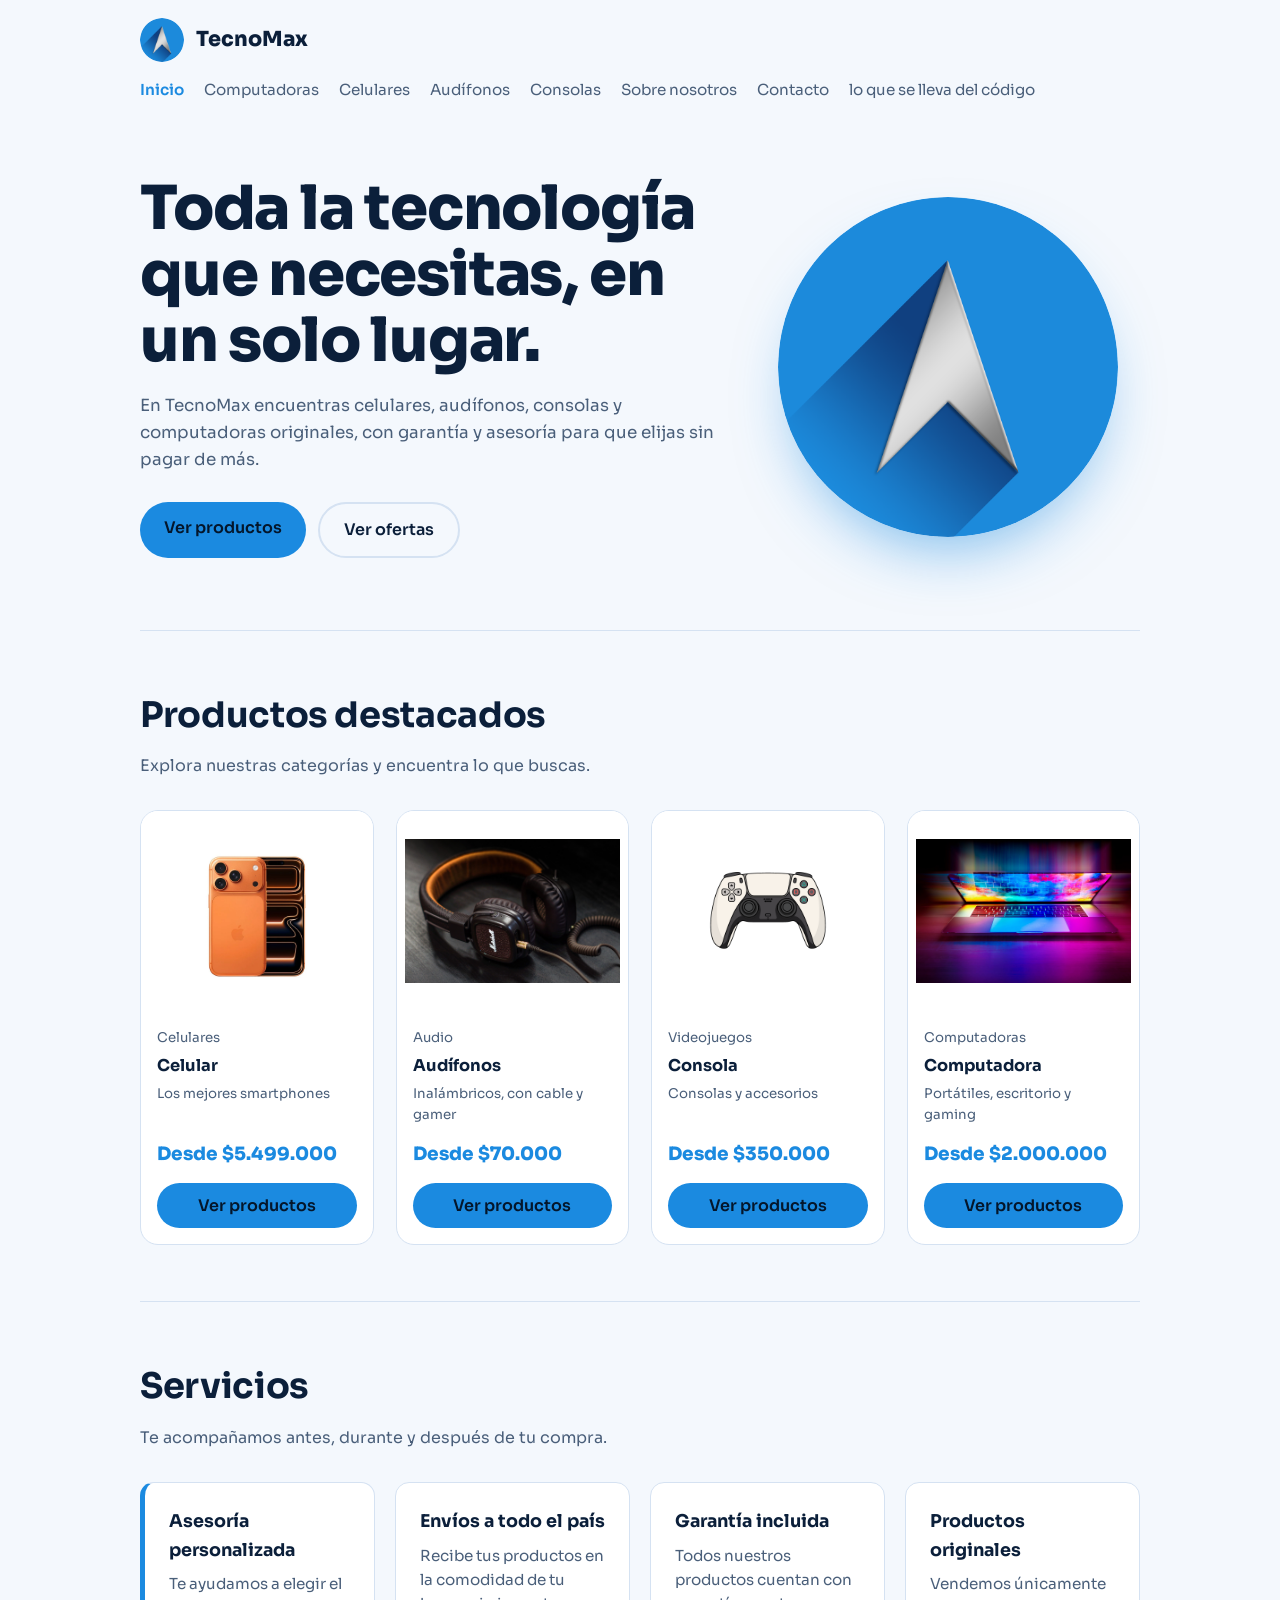
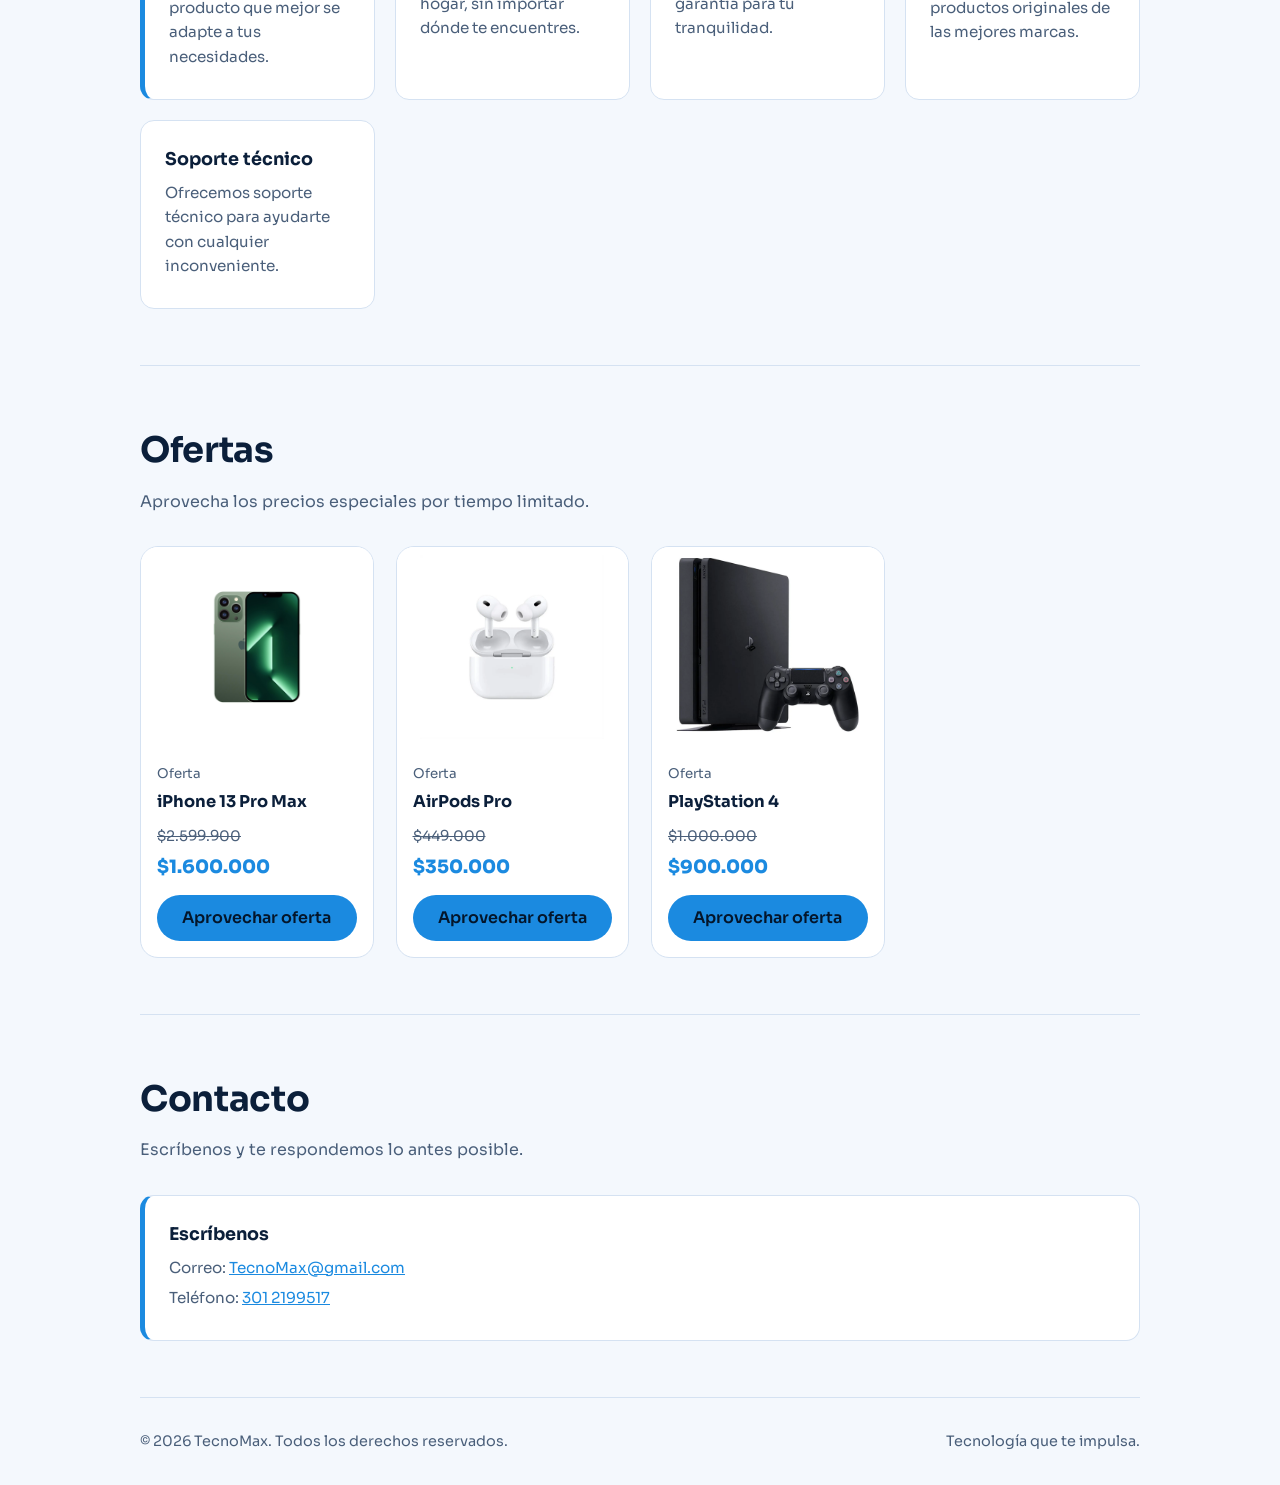
<file: index.html>
<!DOCTYPE html>
<html lang="es"><head><meta charset="utf-8">
<meta name="viewport" content="width=device-width, initial-scale=1, viewport-fit=cover">
<title>TecnoMax | Inicio</title>
<link rel="icon" href="img/LogoTecnoMax.png">
<link rel="preconnect" href="https://fonts.googleapis.com"><link rel="preconnect" href="https://fonts.gstatic.com" crossorigin>
<link href="https://fonts.googleapis.com/css2?family=Sora:wght@400;600;800&display=swap" rel="stylesheet">
<link rel="stylesheet" href="css/tecnomax.css">
</head>
<body>
<div class="wrap">
<header>
<a class="brand" href="index.html">
<img src="img/LogoTecnoMax.png" alt="Logo de TecnoMax">TecnoMax</a>
<nav aria-label="Principal">
<a href="index.html" aria-current="page">Inicio</a>
<a href="Computadoras.html">Computadoras</a>
<a href="Celulares.html">Celulares</a>
<a href="audifonos.html">Audífonos</a>
<a href="Consolas.html">Consolas</a>
<a href="sobrenosotros.html">Sobre nosotros</a>
<a href="#contacto">Contacto</a>
<a href="codigo.html">lo que se lleva del código</a>
</nav>
</header>
<main>
<div class="hero">
<div>
<h1>Toda la tecnología que necesitas, en un solo lugar.</h1>
<p>En TecnoMax encuentras celulares, audífonos, consolas y computadoras originales, con garantía y asesoría para que elijas sin pagar de más.</p>
<div class="btns"><a class="btn" href="#catalogo">Ver productos</a><a class="btn alt" href="#ofertas">Ver ofertas</a></div>
</div>
<div class="emblem"><img src="img/LogoTecnoMax.png" alt="Emblema de TecnoMax: flecha plateada sobre círculo azul"></div>
</div>

<section id="catalogo">
<h2>Productos destacados</h2>
<p class="lead">Explora nuestras categorías y encuentra lo que buscas.</p>
<div class="products" id="products"></div>
</section>

<section id="servicios">
<h2>Servicios</h2>
<p class="lead">Te acompañamos antes, durante y después de tu compra.</p>
<div class="grid">
<article class="card"><h3>Asesoría personalizada</h3><p>Te ayudamos a elegir el producto que mejor se adapte a tus necesidades.</p></article>
<article class="card"><h3>Envíos a todo el país</h3><p>Recibe tus productos en la comodidad de tu hogar, sin importar dónde te encuentres.</p></article>
<article class="card"><h3>Garantía incluida</h3><p>Todos nuestros productos cuentan con garantía para tu tranquilidad.</p></article>
<article class="card"><h3>Productos originales</h3><p>Vendemos únicamente productos originales de las mejores marcas.</p></article>
<article class="card"><h3>Soporte técnico</h3><p>Ofrecemos soporte técnico para ayudarte con cualquier inconveniente.</p></article>
</div>
</section>

<section id="ofertas">
<h2>Ofertas</h2>
<p class="lead">Aprovecha los precios especiales por tiempo limitado.</p>
<div class="products" id="offers"></div>
</section>

<section id="contacto">
<h2>Contacto</h2>
<p class="lead">Escríbenos y te respondemos lo antes posible.</p>
<div class="grid">
<article class="card"><h3>Escríbenos</h3>
<p>Correo: <a href="mailto:TecnoMax@gmail.com">TecnoMax@gmail.com</a></p>
<p>Teléfono: <a href="tel:+573012199517">301 2199517</a></p></article>
</div>
</section>
</main>
<footer><span>© 2026 TecnoMax. Todos los derechos reservados.</span><span>Tecnología que te impulsa.</span></footer>
</div>

<script>
const cats=[
{n:"Celular",c:"Celulares",s:"Los mejores smartphones",p:5499000,img:"FotoCelulares.webp",href:"Celulares.html"},
{n:"Audífonos",c:"Audio",s:"Inalámbricos, con cable y gamer",p:70000,img:"FotoAudifonos.jpg",href:"audifonos.html"},
{n:"Consola",c:"Videojuegos",s:"Consolas y accesorios",p:350000,img:"FotoVideojuegos.png",href:"Consolas.html"},
{n:"Computadora",c:"Computadoras",s:"Portátiles, escritorio y gaming",p:2000000,img:"FotoComputadores.jpg",href:"Computadoras.html"},
];
const offers=[
{n:"iPhone 13 Pro Max",old:2599900,p:1600000,img:"iphone13.jpg"},
{n:"AirPods Pro",old:449000,p:350000,img:"audifonos.webp"},
{n:"PlayStation 4",old:1000000,p:900000,img:"play station 4.webp"},
];
const f=n=>'$'+n.toLocaleString('es-CO');
function showMissingImage(el){
  const d=document.createElement('div');d.className='miss';
  d.textContent='No se encontró: img/'+el.dataset.file;el.replaceWith(d);
}
const pic=i=>`<div class="pic"><img src="img/${encodeURIComponent(i.img)}" data-file="${i.img}" alt="${i.n}" onerror="showMissingImage(this)"></div>`;
document.getElementById('products').innerHTML=cats.map(i=>`
<article class="pcard">${pic(i)}
<div class="body"><small>${i.c}</small><h3>${i.n}</h3><small>${i.s}</small>
<div class="price">Desde ${f(i.p)}</div><a class="btn" href="${i.href}">Ver productos</a></div></article>`).join('');
document.getElementById('offers').innerHTML=offers.map(i=>`
<article class="pcard">${pic(i)}
<div class="body"><small>Oferta</small><h3>${i.n}</h3>
<div class="old">${f(i.old)}</div><div class="price">${f(i.p)}</div>
<a class="btn" href="#contacto">Aprovechar oferta</a></div></article>`).join('');
</script>
</body></html>
</file>
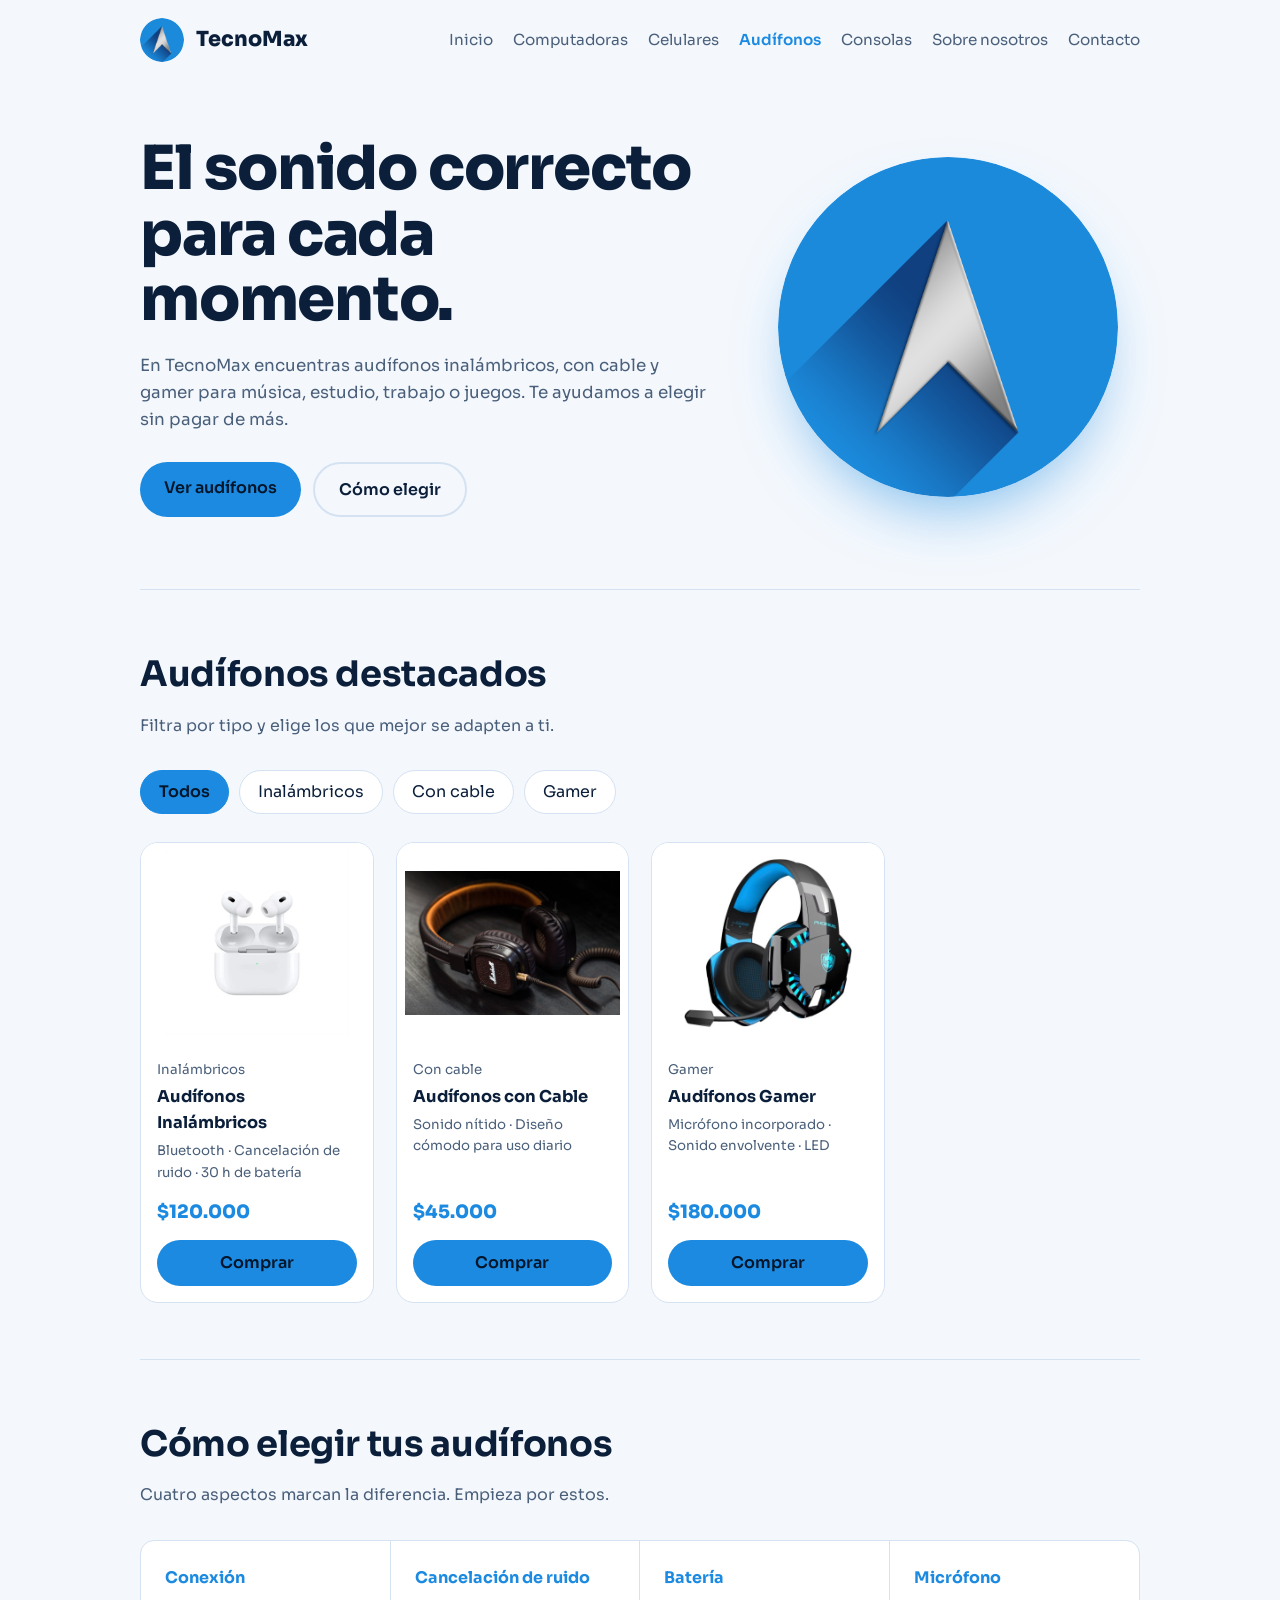
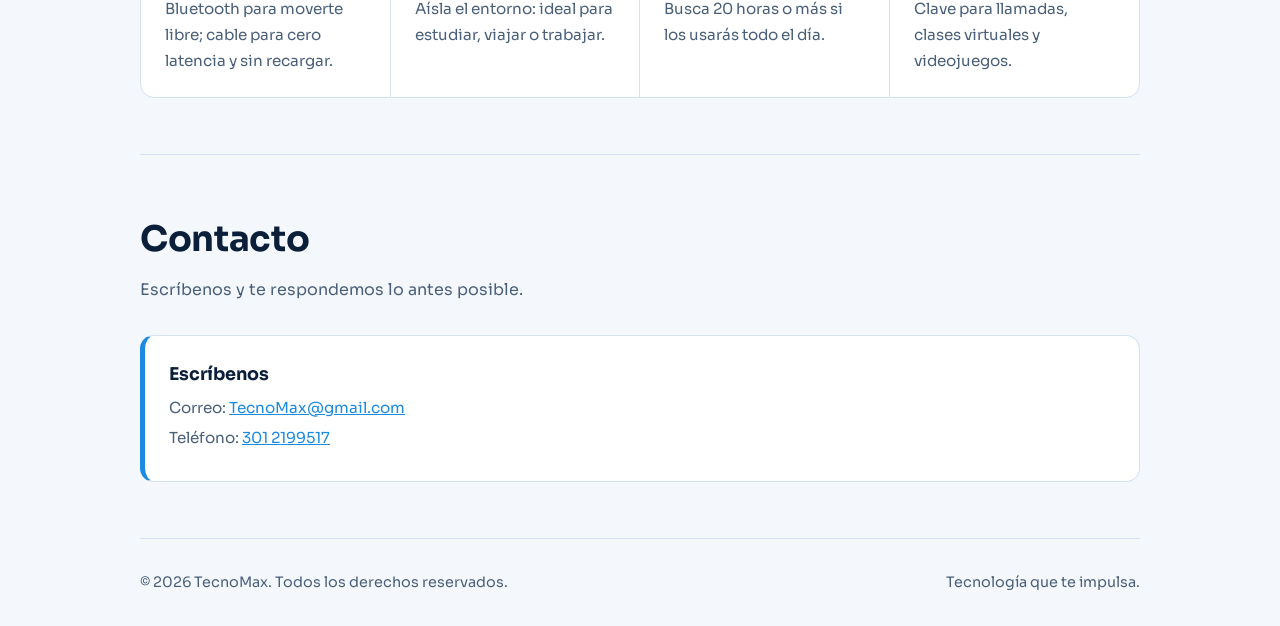
<file: audifonos.html>
<!DOCTYPE html>
<html lang="es"><head><meta charset="utf-8">
<meta name="viewport" content="width=device-width, initial-scale=1, viewport-fit=cover">
<title>TecnoMax | Audífonos</title>
<link rel="icon" href="img/LogoTecnoMax.png">
<link rel="preconnect" href="https://fonts.googleapis.com"><link rel="preconnect" href="https://fonts.gstatic.com" crossorigin>
<link href="https://fonts.googleapis.com/css2?family=Sora:wght@400;600;800&display=swap" rel="stylesheet">
<link rel="stylesheet" href="css/tecnomax.css">
</head>
<body>
<div class="wrap">
<header>
<a class="brand" href="index.html"><img src="img/LogoTecnoMax.png" alt="Logo de TecnoMax">TecnoMax</a>
<nav aria-label="Principal"><a href="index.html">Inicio</a><a href="Computadoras.html">Computadoras</a><a href="Celulares.html">Celulares</a><a href="audifonos.html" aria-current="page">Audífonos</a><a href="Consolas.html">Consolas</a><a href="sobrenosotros.html">Sobre nosotros</a><a href="#contacto">Contacto</a></nav>
</header>
<main>
<div class="hero">
<div>
<h1>El sonido correcto para cada momento.</h1>
<p>En TecnoMax encuentras audífonos inalámbricos, con cable y gamer para música, estudio, trabajo o juegos. Te ayudamos a elegir sin pagar de más.</p>
<div class="btns"><a class="btn" href="#catalogo">Ver audífonos</a><a class="btn alt" href="#guia">Cómo elegir</a></div>
</div>
<div class="emblem"><img src="img/LogoTecnoMax.png" alt="Emblema de TecnoMax: flecha plateada sobre círculo azul"></div>
</div>

<section id="catalogo">
<h2>Audífonos destacados</h2>
<p class="lead">Filtra por tipo y elige los que mejor se adapten a ti.</p>
<div class="filters" role="group" aria-label="Filtrar por categoría">
<button aria-pressed="true" data-c="todos">Todos</button>
<button aria-pressed="false" data-c="Inalámbricos">Inalámbricos</button>
<button aria-pressed="false" data-c="Con cable">Con cable</button>
<button aria-pressed="false" data-c="Gamer">Gamer</button>
</div>
<div class="products" id="products"></div>
</section>

<section id="guia">
<h2>Cómo elegir tus audífonos</h2>
<p class="lead">Cuatro aspectos marcan la diferencia. Empieza por estos.</p>
<div class="guide">
<div><b>Conexión</b><span>Bluetooth para moverte libre; cable para cero latencia y sin recargar.</span></div>
<div><b>Cancelación de ruido</b><span>Aísla el entorno: ideal para estudiar, viajar o trabajar.</span></div>
<div><b>Batería</b><span>Busca 20 horas o más si los usarás todo el día.</span></div>
<div><b>Micrófono</b><span>Clave para llamadas, clases virtuales y videojuegos.</span></div>
</div>
</section>

<section id="contacto">
<h2>Contacto</h2>
<p class="lead">Escríbenos y te respondemos lo antes posible.</p>
<div class="grid">
<article class="card"><h3>Escríbenos</h3>
<p>Correo: <a href="mailto:TecnoMax@gmail.com">TecnoMax@gmail.com</a></p>
<p>Teléfono: <a href="tel:+573012199517">301 2199517</a></p></article>
</div>
</section>
</main>
<footer><span>© 2026 TecnoMax. Todos los derechos reservados.</span><span>Tecnología que te impulsa.</span></footer>
</div>

<script>
// Cambia nombres, descripciones y precios por los reales.
// Las fotos van en la carpeta img/ y "img" es el nombre exacto del archivo (con extensión).
const items=[
{n:"Audífonos Inalámbricos",c:"Inalámbricos",s:"Bluetooth · Cancelación de ruido · 30 h de batería",p:120000,img:"audifonos.webp"},
{n:"Audífonos con Cable",c:"Con cable",s:"Sonido nítido · Diseño cómodo para uso diario",p:45000,img:"FotoAudifonos.jpg"},
{n:"Audífonos Gamer",c:"Gamer",s:"Micrófono incorporado · Sonido envolvente · LED",p:180000,img:"Audifonos gamer.webp"},
];

function showMissingImage(el){
  const d=document.createElement('div');
  d.className='miss';
  d.textContent='No se encontró: img/'+el.dataset.file;
  el.replaceWith(d);
}

const g=document.getElementById('products'),f=n=>'$'+n.toLocaleString('es-CO');

function draw(c){
  g.innerHTML=items.filter(i=>c==='todos'||i.c===c).map(i=>`
    <article class="pcard">
      <div class="pic">
        <img src="img/${encodeURIComponent(i.img)}" data-file="${i.img}" alt="${i.n}" onerror="showMissingImage(this)">
      </div>
      <div class="body">
        <small>${i.c}</small>
        <h3>${i.n}</h3>
        <small>${i.s}</small>
        <div class="price">${f(i.p)}</div>
        <a class="btn" href="#contacto">Comprar</a>
      </div>
    </article>`).join('');
}

document.querySelectorAll('.filters button').forEach(x=>x.onclick=()=>{
  document.querySelectorAll('.filters button').forEach(y=>y.setAttribute('aria-pressed',y===x));
  draw(x.dataset.c);
});
draw('todos');
</script>
</body></html>
</file>
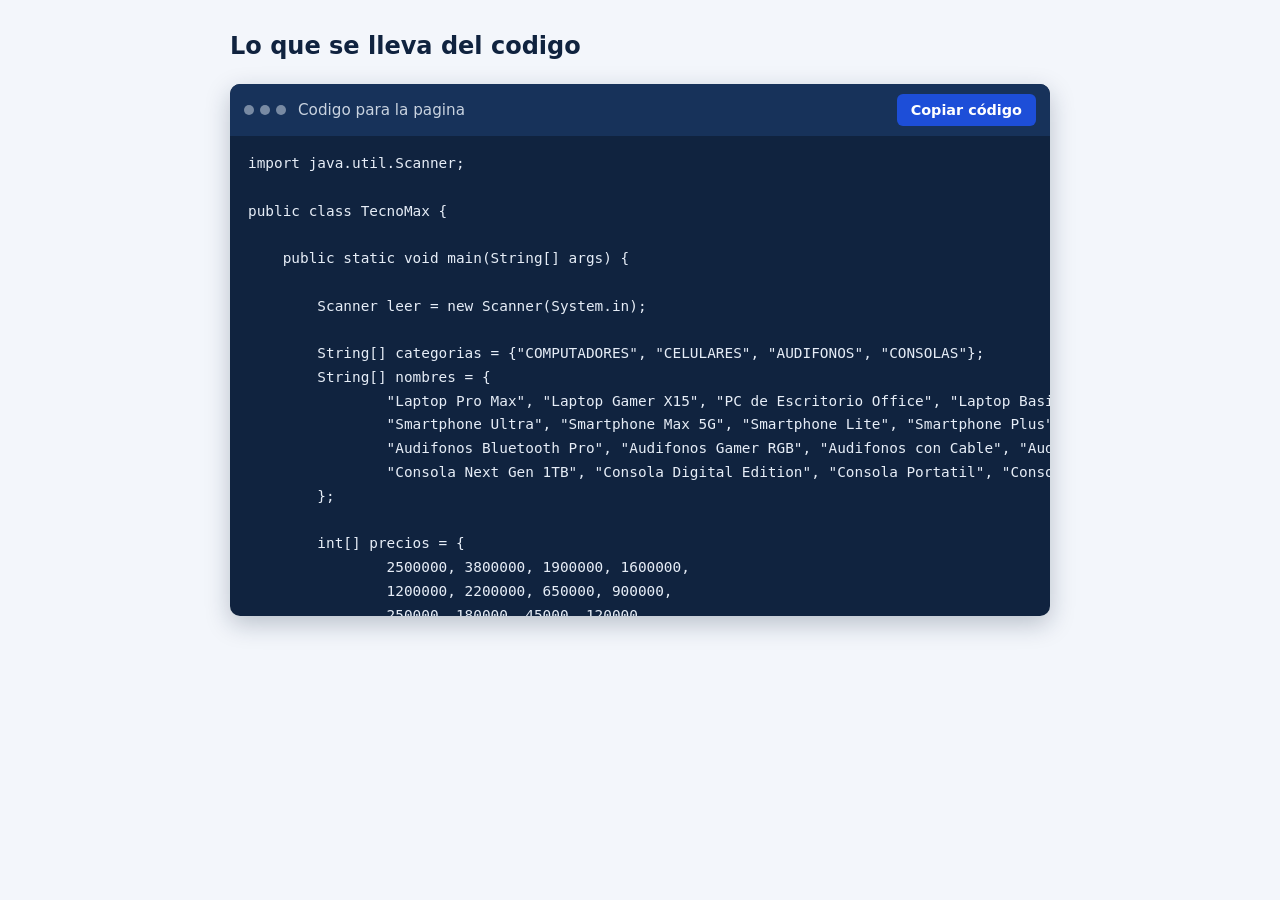
<file: codigo.html>
<!DOCTYPE html>
<html lang="es">
<head>
<meta charset="UTF-8">
<meta name="viewport" content="width=device-width, initial-scale=1">
<title>Ventana de código</title>
<style>
  .ventana-codigo {
    --vc-fondo: #10233f;
    --vc-barra: #17325a;
    --vc-texto: #e6edf7;
    --vc-plata: #c9d3e0;
    --vc-boton: #1d4ed8;
    --vc-boton-hover: #1e40af;
    --vc-exito: #15803d;
    --vc-error: #b91c1c;

    box-sizing: border-box;
    width: 100%;
    max-width: 820px;
    margin: 24px auto;
    background: var(--vc-fondo);
    border-radius: 10px;
    overflow: hidden;
    box-shadow: 0 8px 24px rgba(16, 35, 63, 0.25);
  }

  .ventana-codigo *,
  .ventana-codigo *::before,
  .ventana-codigo *::after {
    box-sizing: inherit;
  }

  .ventana-codigo__barra {
    display: flex;
    align-items: center;
    gap: 12px;
    padding: 10px 14px;
    background: var(--vc-barra);
  }

  .ventana-codigo__puntos {
    display: flex;
    gap: 6px;
    flex-shrink: 0;
  }

  .ventana-codigo__puntos i {
    display: block;
    width: 10px;
    height: 10px;
    border-radius: 50%;
    background: var(--vc-plata);
    opacity: 0.55;
  }

  .ventana-codigo__titulo {
    flex: 1;
    min-width: 0;
    color: var(--vc-plata);
    font-family: system-ui, -apple-system, "Segoe UI", Roboto, sans-serif;
    font-size: 0.95rem;
    white-space: nowrap;
    overflow: hidden;
    text-overflow: ellipsis;
  }

  .ventana-codigo__copiar {
    flex-shrink: 0;
    min-width: 8.5rem;
    padding: 8px 14px;
    border: 0;
    border-radius: 6px;
    background: var(--vc-boton);
    color: #ffffff;
    font-family: system-ui, -apple-system, "Segoe UI", Roboto, sans-serif;
    font-size: 0.9rem;
    font-weight: 600;
    cursor: pointer;
    transition: background-color 0.15s ease;
  }

  .ventana-codigo__copiar:hover {
    background: var(--vc-boton-hover);
  }

  .ventana-codigo__copiar:focus-visible {
    outline: 2px solid #bfdbfe;
    outline-offset: 2px;
  }

  .ventana-codigo__copiar--ok {
    background: var(--vc-exito);
  }

  .ventana-codigo__copiar--ok:hover {
    background: var(--vc-exito);
  }

  .ventana-codigo__copiar--error {
    background: var(--vc-error);
  }

  .ventana-codigo__copiar--error:hover {
    background: var(--vc-error);
  }

  .ventana-codigo__pre {
    margin: 0;
    padding: 16px 18px;
    max-height: 480px;
    overflow: auto;
  }

  .ventana-codigo__pre:focus-visible {
    outline: 2px solid #bfdbfe;
    outline-offset: -2px;
  }

  .ventana-codigo__codigo {
    display: block;
    color: var(--vc-texto);
    font-family: "Cascadia Code", "JetBrains Mono", Consolas, Menlo, monospace;
    font-size: 0.9rem;
    line-height: 1.65;
    tab-size: 4;
  }

  @media (max-width: 480px) {
    .ventana-codigo__puntos {
      display: none;
    }
    .ventana-codigo__copiar {
      min-width: 0;
    }
  }

  @media (prefers-reduced-motion: reduce) {
    .ventana-codigo__copiar {
      transition: none;
    }
  }
</style>

<style>
  body {
    margin: 0;
    padding: 32px 16px;
    background: #f3f6fb;
    color: #10233f;
    font-family: system-ui, -apple-system, "Segoe UI", Roboto, sans-serif;
  }
  h1 {
    max-width: 820px;
    margin: 0 auto;
    font-size: 1.5rem;
  }
</style>
</head>

<body>

<h1>Lo que se lleva del codigo</h1>

<!-- ========== 2. VENTANA ========== -->
<div class="ventana-codigo">
  <div class="ventana-codigo__barra">
    <span class="ventana-codigo__puntos" aria-hidden="true"><i></i><i></i><i></i></span>
    <!-- Cambia aqui el nombre que se ve arriba de la ventana -->
    <span class="ventana-codigo__titulo">Codigo para la pagina</span>
    <button type="button" class="ventana-codigo__copiar">Copiar código</button>
  </div>
  <pre class="ventana-codigo__pre" tabindex="0" aria-label="Código"><code class="ventana-codigo__codigo"></code></pre>

  <!-- Pega aqui tu codigo, tal cual, entre las dos etiquetas script -->
  <script type="text/plain" class="ventana-codigo__fuente">
import java.util.Scanner;

public class TecnoMax {

    public static void main(String[] args) {

        Scanner leer = new Scanner(System.in);

        String[] categorias = {"COMPUTADORES", "CELULARES", "AUDIFONOS", "CONSOLAS"};
        String[] nombres = {
                "Laptop Pro Max", "Laptop Gamer X15", "PC de Escritorio Office", "Laptop Basica 14",
                "Smartphone Ultra", "Smartphone Max 5G", "Smartphone Lite", "Smartphone Plus",
                "Audifonos Bluetooth Pro", "Audifonos Gamer RGB", "Audifonos con Cable", "Audifonos Inalambricos Sport",
                "Consola Next Gen 1TB", "Consola Digital Edition", "Consola Portatil", "Consola Retro Mini"
        };

        int[] precios = {
                2500000, 3800000, 1900000, 1600000,
                1200000, 2200000, 650000, 900000,
                250000, 180000, 45000, 120000,
                2400000, 1900000, 1500000, 350000
        };

        int[] stock = {
                10, 5, 8, 12,
                15, 6, 20, 10,
                25, 12, 30, 18,
                7, 9, 10, 15
        };

        int[] carritoProducto = new int[16];
        int[] carritoCantidad = new int[16];
        int itemsCarrito = 0;

        int limiteDescuento1 = 2000000;
        int limiteDescuento2 = 4000000;
        int limiteEnvioGratis = 500000;
        int costoEnvio = 15000;
        int recargoContraentrega = 8000;
        int numeroPedido = 1001;


        int opcion = 0, categoria = 0, codigo = 0, cantidad = 0, indice = 0;
        int inicio = 0, fin = 0, presupuesto = 0, encontrados = 0, posicion = 0;
        int subtotal = 0, unidades = 0, valorLinea = 0;
        int porcentajeDescuento = 0, descuento = 0, envio = 0, recargo = 0;
        int totalPagar = 0, metodo = 0, cuotas = 1, valorCuota = 0;
        boolean encontrado = false;
        String nombreCliente = "", ciudad = "", direccion = "", telefono = "";
        String confirmar = "", metodoPago = "";

        System.out.println("----------------------------------------");
        System.out.println("     BIENVENIDO A TECNOMAX");
        System.out.println("     Tecnologia que te impulsa");
        System.out.println("-----------------------------------------");
        System.out.println("Productos originales, garantia incluida y envios a todo el pais");

        do {
            System.out.println();
            System.out.println("=========== MENU PRINCIPAL ===========");
            System.out.println("1. Ver catalogo de productos");
            System.out.println("2. Buscar productos por presupuesto");
            System.out.println("3. Agregar un producto al carrito");
            System.out.println("4. Ver mi carrito");
            System.out.println("5. Quitar un producto del carrito");
            System.out.println("6. Pagar mi compra");
            System.out.println("7. Ofertas y servicios");
            System.out.println("8. Contacto");
            System.out.println("9. Salir");
            System.out.println("Productos distintos en tu carrito: " + itemsCarrito);
            System.out.print("Ingrese una opcion: ");
            opcion = leer.nextInt();

            switch (opcion) {
                case 1:
                    System.out.println("Categorias: 1.Computadores  2.Celulares  3.Audifonos  4.Consolas  5.Ver todo");
                    System.out.print("Ingrese la categoria que desea ver: ");
                    categoria = leer.nextInt();

                    while (categoria < 1 || categoria > 5) {
                        System.out.print("Categoria no valida, ingrese un numero del 1 al 5: ");
                        categoria = leer.nextInt();
                    }

                    if (categoria == 5) {
                        inicio = 0;
                        fin = 16;
                    } else {
                        inicio = (categoria - 1) * 4;
                        fin = inicio + 4;
                    }

                    for (int x = inicio; x < fin; x++) {
                        if (x % 4 == 0) {
                            System.out.println("--- " + categorias[x / 4] + " ---");
                        }
                        if (stock[x] == 0) {
                            System.out.println("Codigo " + (x + 1) + " | " + nombres[x] + " | $" + precios[x] + " | AGOTADO");
                        } else if (stock[x] <= 3) {
                            System.out.println("Codigo " + (x + 1) + " | " + nombres[x] + " | $" + precios[x] + " | Ultimas " + stock[x] + " unidades!");
                        } else {
                            System.out.println("Codigo " + (x + 1) + " | " + nombres[x] + " | $" + precios[x] + " | Disponibles: " + stock[x]);
                        }
                    }
                    System.out.println("Para comprar, use la opcion 3 e ingrese el codigo del producto");
                    break;
                case 2:
                    System.out.print("Ingrese cuanto es lo maximo que desea gastar en un producto: ");
                    presupuesto = leer.nextInt();

                    while (presupuesto <= 0) {
                        System.out.print("El presupuesto debe ser mayor a 0, intentalo de nuevo: ");
                        presupuesto = leer.nextInt();
                    }

                    encontrados = 0;
                    for (int x = 0; x < nombres.length; x++) {
                        if (precios[x] <= presupuesto && stock[x] > 0) {
                            System.out.println("Codigo " + (x + 1) + " | " + categorias[x / 4] + " | " + nombres[x] + " | $" + precios[x]);
                            encontrados++;
                        }
                    }

                    if (encontrados == 0) {
                        System.out.println("No tenemos productos disponibles dentro de ese presupuesto");
                    } else {
                        System.out.println("Encontramos " + encontrados + " producto(s) para ti. Usa la opcion 3 para agregarlos al carrito");
                    }
                    break;
                case 3:
                    System.out.print("Ingrese el codigo del producto (1 a 16), o 0 para cancelar: ");
                    codigo = leer.nextInt();

                    while (codigo < 0 || codigo > 16) {
                        System.out.print("Codigo no valido, ingrese un numero del 1 al 16 (0 para cancelar): ");
                        codigo = leer.nextInt();
                    }

                    if (codigo != 0) {
                        indice = codigo - 1;

                        if (stock[indice] == 0) {
                            System.out.println("Lo sentimos, " + nombres[indice] + " esta agotado");
                        } else {
                            System.out.println("Producto: " + nombres[indice] + " | Precio: $" + precios[indice] + " | Disponibles: " + stock[indice]);
                            System.out.print("Cuantas unidades desea? (maximo " + stock[indice] + "): ");
                            cantidad = leer.nextInt();

                            while (cantidad < 1 || cantidad > stock[indice]) {
                                System.out.print("Cantidad no valida, ingrese un numero entre 1 y " + stock[indice] + ": ");
                                cantidad = leer.nextInt();
                            }
                            encontrado = false;
                            for (int x = 0; x < itemsCarrito; x++) {
                                if (carritoProducto[x] == indice) {
                                    carritoCantidad[x] += cantidad;
                                    encontrado = true;
                                }
                            }
                            if (!encontrado) {
                                carritoProducto[itemsCarrito] = indice;
                                carritoCantidad[itemsCarrito] = cantidad;
                                itemsCarrito++;
                            }

                            stock[indice] -= cantidad;
                            System.out.println("Agregaste " + cantidad + " x " + nombres[indice] + " por $" + (precios[indice] * cantidad));
                        }
                    }
                    break;
                case 4:
                    if (itemsCarrito == 0) {
                        System.out.println("Tu carrito esta vacio, mira el catalogo y agrega lo que te guste");
                    } else {
                        subtotal = 0;
                        unidades = 0;
                        System.out.println("---------- TU CARRITO ----------");
                        for (int x = 0; x < itemsCarrito; x++) {
                            indice = carritoProducto[x];
                            valorLinea = precios[indice] * carritoCantidad[x];
                            System.out.println((x + 1) + ". " + nombres[indice] + " | " + carritoCantidad[x] + " x $" + precios[indice] + " = $" + valorLinea);
                            subtotal += valorLinea;
                            unidades += carritoCantidad[x];
                        }
                        System.out.println("Total de unidades: " + unidades);
                        System.out.println("Subtotal: $" + subtotal);

                        if (subtotal >= limiteEnvioGratis) {
                            System.out.println("Tu envio es GRATIS");
                        } else {
                            System.out.println("Te faltan $" + (limiteEnvioGratis - subtotal) + " para tener envio gratis");
                        }

                        if (subtotal < limiteDescuento1) {
                            System.out.println("Te faltan $" + (limiteDescuento1 - subtotal) + " para obtener 5% de descuento");
                        } else if (subtotal < limiteDescuento2) {
                            System.out.println("Ya tienes 5% de descuento. Te faltan $" + (limiteDescuento2 - subtotal) + " para obtener 10%");
                        } else {
                            System.out.println("Ya tienes el maximo descuento: 10%");
                        }
                    }
                    break;
                case 5:
                    if (itemsCarrito == 0) {
                        System.out.println("Tu carrito esta vacio, no hay nada para quitar");
                    } else {
                        for (int x = 0; x < itemsCarrito; x++) {
                            indice = carritoProducto[x];
                            System.out.println((x + 1) + ". " + nombres[indice] + " | Cantidad: " + carritoCantidad[x]);
                        }
                        System.out.print("Ingrese el numero del producto que desea quitar (0 para cancelar): ");
                        posicion = leer.nextInt();

                        while (posicion < 0 || posicion > itemsCarrito) {
                            System.out.print("Numero no valido, ingrese uno de la lista (0 para cancelar): ");
                            posicion = leer.nextInt();
                        }

                        if (posicion != 0) {
                            indice = carritoProducto[posicion - 1];
                            stock[indice] += carritoCantidad[posicion - 1];
                            for (int x = posicion - 1; x < itemsCarrito - 1; x++) {
                                carritoProducto[x] = carritoProducto[x + 1];
                                carritoCantidad[x] = carritoCantidad[x + 1];
                            }
                            itemsCarrito--;
                            System.out.println("Quitaste " + nombres[indice] + " de tu carrito");
                        }
                    }
                    break;
                case 6:
                    if (itemsCarrito == 0) {
                        System.out.println("Tu carrito esta vacio, agrega productos antes de pagar");
                    } else {
                        subtotal = 0;
                        unidades = 0;
                        System.out.println("---------- RESUMEN DE TU COMPRA ----------");
                        for (int x = 0; x < itemsCarrito; x++) {
                            indice = carritoProducto[x];
                            valorLinea = precios[indice] * carritoCantidad[x];
                            System.out.println(carritoCantidad[x] + " x " + nombres[indice] + " = $" + valorLinea);
                            subtotal += valorLinea;
                            unidades += carritoCantidad[x];
                        }

                        if (subtotal >= limiteDescuento2) {
                            porcentajeDescuento = 10;
                        } else if (subtotal >= limiteDescuento1) {
                            porcentajeDescuento = 5;
                        } else {
                            porcentajeDescuento = 0;
                        }
                        descuento = subtotal / 100 * porcentajeDescuento;

                        // Envío
                        if (subtotal >= limiteEnvioGratis) {
                            envio = 0;
                        } else {
                            envio = costoEnvio;
                        }

                        System.out.println("Subtotal: $" + subtotal);
                        System.out.println("Descuento (" + porcentajeDescuento + "%): -$" + descuento);
                        System.out.println("Envio: $" + envio);
                        System.out.print("Ingrese su nombre completo: ");
                        nombreCliente = leer.nextLine();
                        System.out.print("Ingrese la ciudad de entrega: ");
                        ciudad = leer.nextLine();
                        System.out.print("Ingrese la direccion de entrega: ");
                        direccion = leer.nextLine();
                        System.out.print("Ingrese su numero de telefono: ");
                        telefono = leer.nextLine();

                        System.out.println("Metodo de pago: 1.Tarjeta de credito/debito  2.PSE  3.Pago contraentrega");
                        System.out.print("Elija: ");
                        metodo = leer.nextInt();

                        while (metodo < 1 || metodo > 3) {
                            System.out.print("Metodo no valido, ingrese 1, 2 o 3: ");
                            metodo = leer.nextInt();
                        }

                        recargo = 0;
                        cuotas = 1;

                        if (metodo == 1) {
                            metodoPago = "Tarjeta de credito/debito";
                            System.out.print("En cuantas cuotas desea pagar? (1, 3, 6 o 12): ");
                            cuotas = leer.nextInt();

                            while (cuotas != 1 && cuotas != 3 && cuotas != 6 && cuotas != 12) {
                                System.out.print("Cuotas no validas, ingrese 1, 3, 6 o 12: ");
                                cuotas = leer.nextInt();
                            }
                        } else if (metodo == 2) {
                            metodoPago = "PSE";
                        } else {
                            metodoPago = "Pago contraentrega";
                            recargo = recargoContraentrega;
                            System.out.println("El pago contraentrega tiene un recargo de $" + recargo);
                        }

                        totalPagar = subtotal - descuento + envio + recargo;
                        valorCuota = totalPagar / cuotas;

                        System.out.println();
                        System.out.println("---------- FACTURA ----------");
                        System.out.println("Cliente: " + nombreCliente);
                        System.out.println("Telefono: " + telefono);
                        System.out.println("Entrega en: " + direccion + ", " + ciudad);
                        System.out.println("Unidades: " + unidades);
                        System.out.println("Subtotal: $" + subtotal);
                        System.out.println("Descuento: -$" + descuento);
                        System.out.println("Envio: $" + envio);
                        System.out.println("Recargo: $" + recargo);
                        System.out.println("Metodo de pago: " + metodoPago);
                        if (cuotas > 1) {
                            System.out.println("Pagaras " + cuotas + " cuotas de aprox. $" + valorCuota);
                        }
                        System.out.println("TOTAL A PAGAR: $" + totalPagar);

                        System.out.print("Desea confirmar la compra? (si/no): ");
                        leer.nextLine();
                        confirmar = leer.nextLine().toLowerCase();

                        while (!confirmar.equals("si") && !confirmar.equals("no")) {
                            System.out.print("Respuesta no valida, escriba si o no: ");
                            confirmar = leer.nextLine().toLowerCase();
                        }

                        if (confirmar.equals("si")) {
                            System.out.println();
                            System.out.println("COMPRA EXITOSA!!!");
                            System.out.println("Numero de pedido: " + numeroPedido);
                            System.out.println("Gracias por tu compra, " + nombreCliente);
                            System.out.println("Tu pedido llegara a " + ciudad + " en 3 a 5 dias habiles");
                            System.out.println("Todos tus productos incluyen garantia");
                            System.out.println("Soporte tecnico: TecnoMax@gmail.com | 301 2199517");
                            numeroPedido++;
                            itemsCarrito = 0;
                        } else {
                            System.out.println("Compra no confirmada, tu carrito sigue guardado");
                        }
                    }
                    break;
                case 7:
                    System.out.println("---------- OFERTAS ----------");
                    System.out.println("Compras desde $" + limiteDescuento1 + ": 5% de descuento");
                    System.out.println("Compras desde $" + limiteDescuento2 + ": 10% de descuento");
                    System.out.println("Compras desde $" + limiteEnvioGratis + ": envio GRATIS");
                    System.out.println("Tarjeta de credito/debito: paga hasta en 12 cuotas");
                    System.out.println("---------- SERVICIOS ----------");
                    System.out.println("- Asesoria personalizada para elegir el producto ideal");
                    System.out.println("- Envios a todo el pais");
                    System.out.println("- Garantia incluida en todos los productos");
                    System.out.println("- Solo productos originales");
                    System.out.println("- Soporte tecnico");
                    break;
                case 8:
                    System.out.println("---------- CONTACTO ----------");
                    System.out.println("Escribenos y te respondemos lo antes posible");
                    System.out.println("Correo: TecnoMax@gmail.com");
                    System.out.println("Telefono: 301 2199517");
                    break;
                case 9:
                    if (itemsCarrito > 0) {
                        System.out.print("Tienes " + itemsCarrito + " producto(s) en tu carrito sin pagar. Seguro que desea salir? (si/no): ");
                        leer.nextLine();
                        confirmar = leer.nextLine().toLowerCase();

                        while (!confirmar.equals("si") && !confirmar.equals("no")) {
                            System.out.print("Respuesta no valida, escriba si o no: ");
                            confirmar = leer.nextLine().toLowerCase();
                        }

                        if (confirmar.equals("no")) {
                            opcion = 0;
                        }
                    }
                    if (opcion == 9) {
                        System.out.println("Gracias por visitar TecnoMax. Tecnologia que te impulsa!");
                    }
                    break;

                default:
                    System.out.println("Opcion no valida, ingrese un numero del 1 al 9");
            }

        } while (opcion != 9);

        leer.close();
    }
}
  </script>
</div>

<!-- ========== 3. SCRIPT ========== -->
<script>
  (function () {
    // Quita lineas vacias del inicio y del final, y la sangria que sobre
    function limpiar(texto) {
      var lineas = texto.replace(/\r/g, '').split('\n');
      while (lineas.length && lineas[0].trim() === '') lineas.shift();
      while (lineas.length && lineas[lineas.length - 1].trim() === '') lineas.pop();

      var minimo = null;
      lineas.forEach(function (linea) {
        if (linea.trim() === '') return;
        var espacios = linea.match(/^[ \t]*/)[0].length;
        if (minimo === null || espacios < minimo) minimo = espacios;
      });

      return lineas.map(function (linea) {
        return linea.slice(minimo || 0);
      }).join('\n');
    }

    // Copia al portapapeles (con plan B para navegadores que no dejan usar la API)
    function copiar(texto) {
      if (navigator.clipboard && window.isSecureContext) {
        return navigator.clipboard.writeText(texto);
      }
      return new Promise(function (resolver, rechazar) {
        var area = document.createElement('textarea');
        area.value = texto;
        area.setAttribute('readonly', '');
        area.style.position = 'fixed';
        area.style.opacity = '0';
        document.body.appendChild(area);
        area.select();
        try {
          if (document.execCommand('copy')) {
            resolver();
          } else {
            rechazar();
          }
        } catch (error) {
          rechazar(error);
        }
        document.body.removeChild(area);
      });
    }

    var ventanas = document.querySelectorAll('.ventana-codigo');

    ventanas.forEach(function (ventana) {
      var fuente = ventana.querySelector('.ventana-codigo__fuente');
      var zonaCodigo = ventana.querySelector('.ventana-codigo__codigo');
      var boton = ventana.querySelector('.ventana-codigo__copiar');
      if (!fuente || !zonaCodigo || !boton) return;

      var codigo = limpiar(fuente.textContent);
      var textoOriginal = boton.textContent;
      var temporizador = null;

      zonaCodigo.textContent = codigo;
      boton.setAttribute('aria-live', 'polite');

      function volverAlInicio() {
        boton.textContent = textoOriginal;
        boton.classList.remove('ventana-codigo__copiar--ok', 'ventana-codigo__copiar--error');
      }

      boton.addEventListener('click', function () {
        clearTimeout(temporizador);
        copiar(codigo).then(function () {
          boton.textContent = 'Código copiado';
          boton.classList.remove('ventana-codigo__copiar--error');
          boton.classList.add('ventana-codigo__copiar--ok');
          temporizador = setTimeout(volverAlInicio, 2000);
        }).catch(function () {
          boton.textContent = 'No se pudo copiar';
          boton.classList.remove('ventana-codigo__copiar--ok');
          boton.classList.add('ventana-codigo__copiar--error');
          temporizador = setTimeout(volverAlInicio, 2500);
        });
      });
    });
  })();
</script>

</body>
</html>
</file>
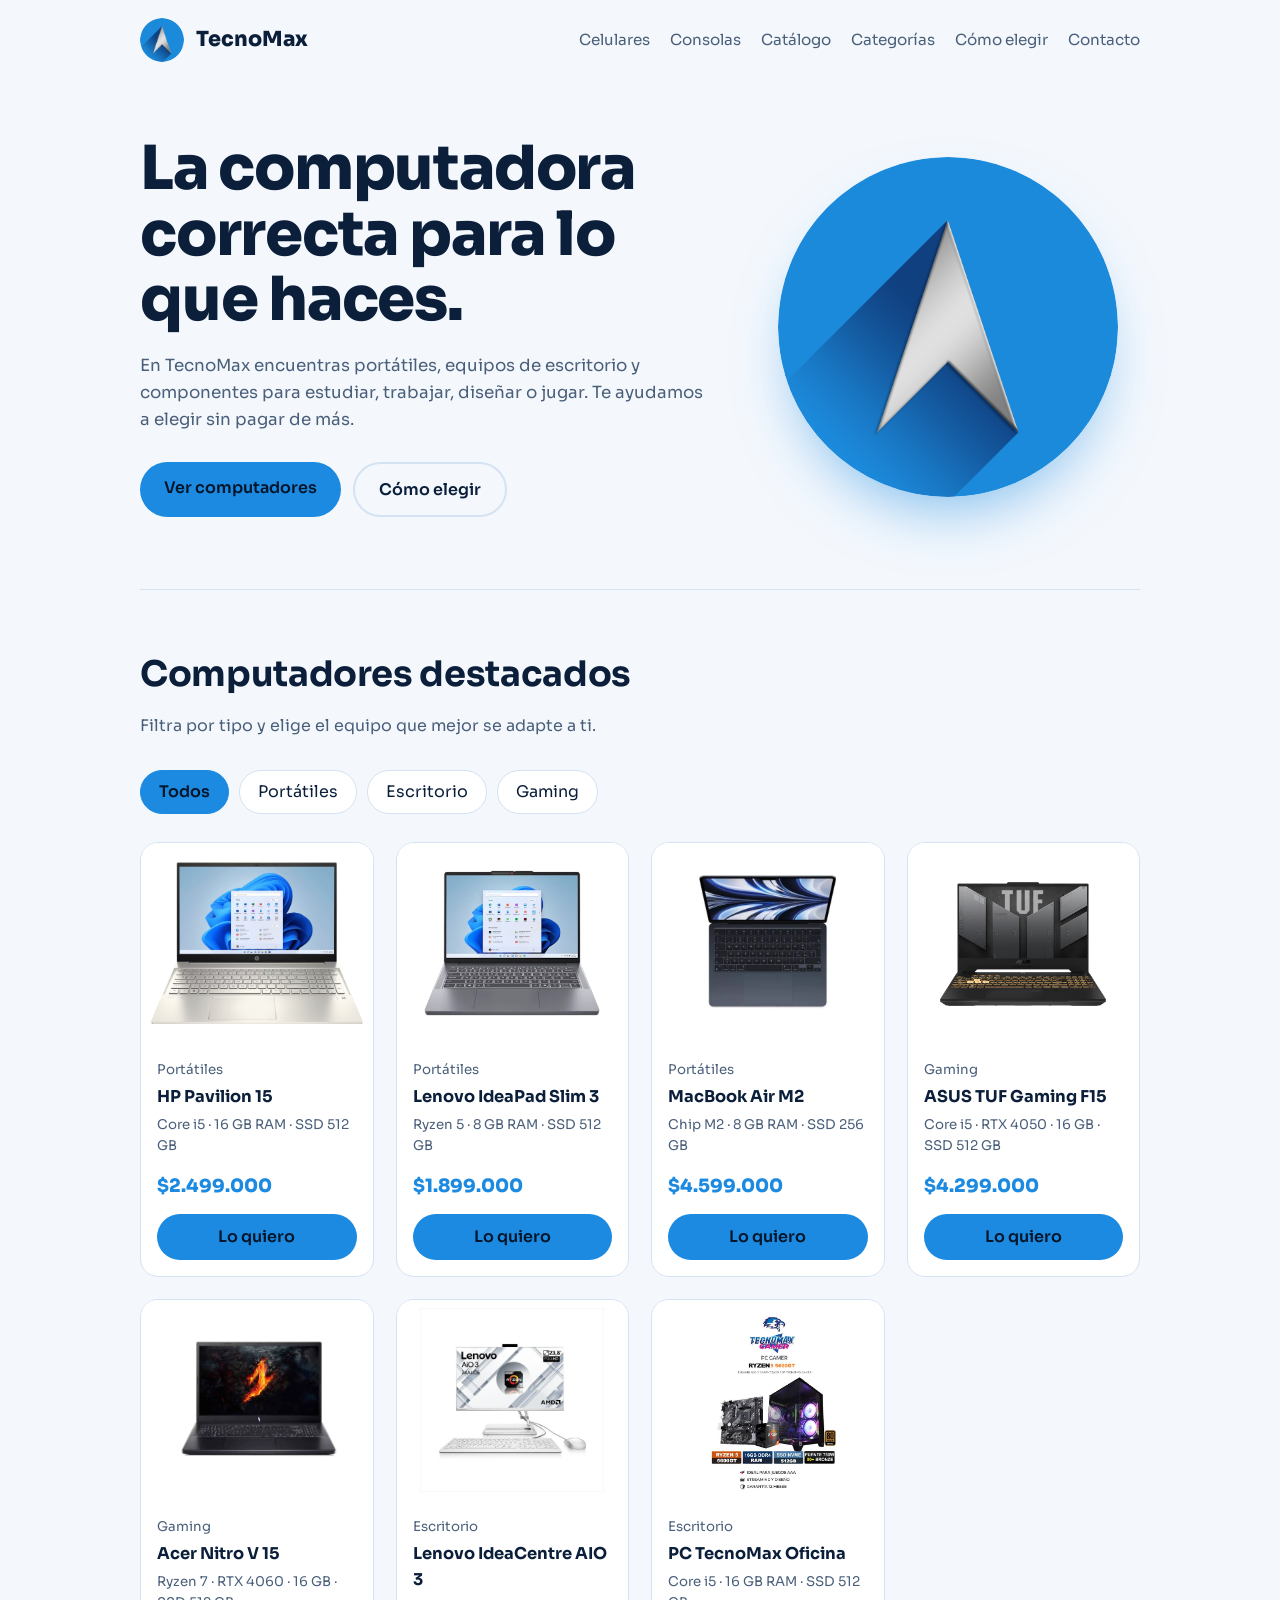
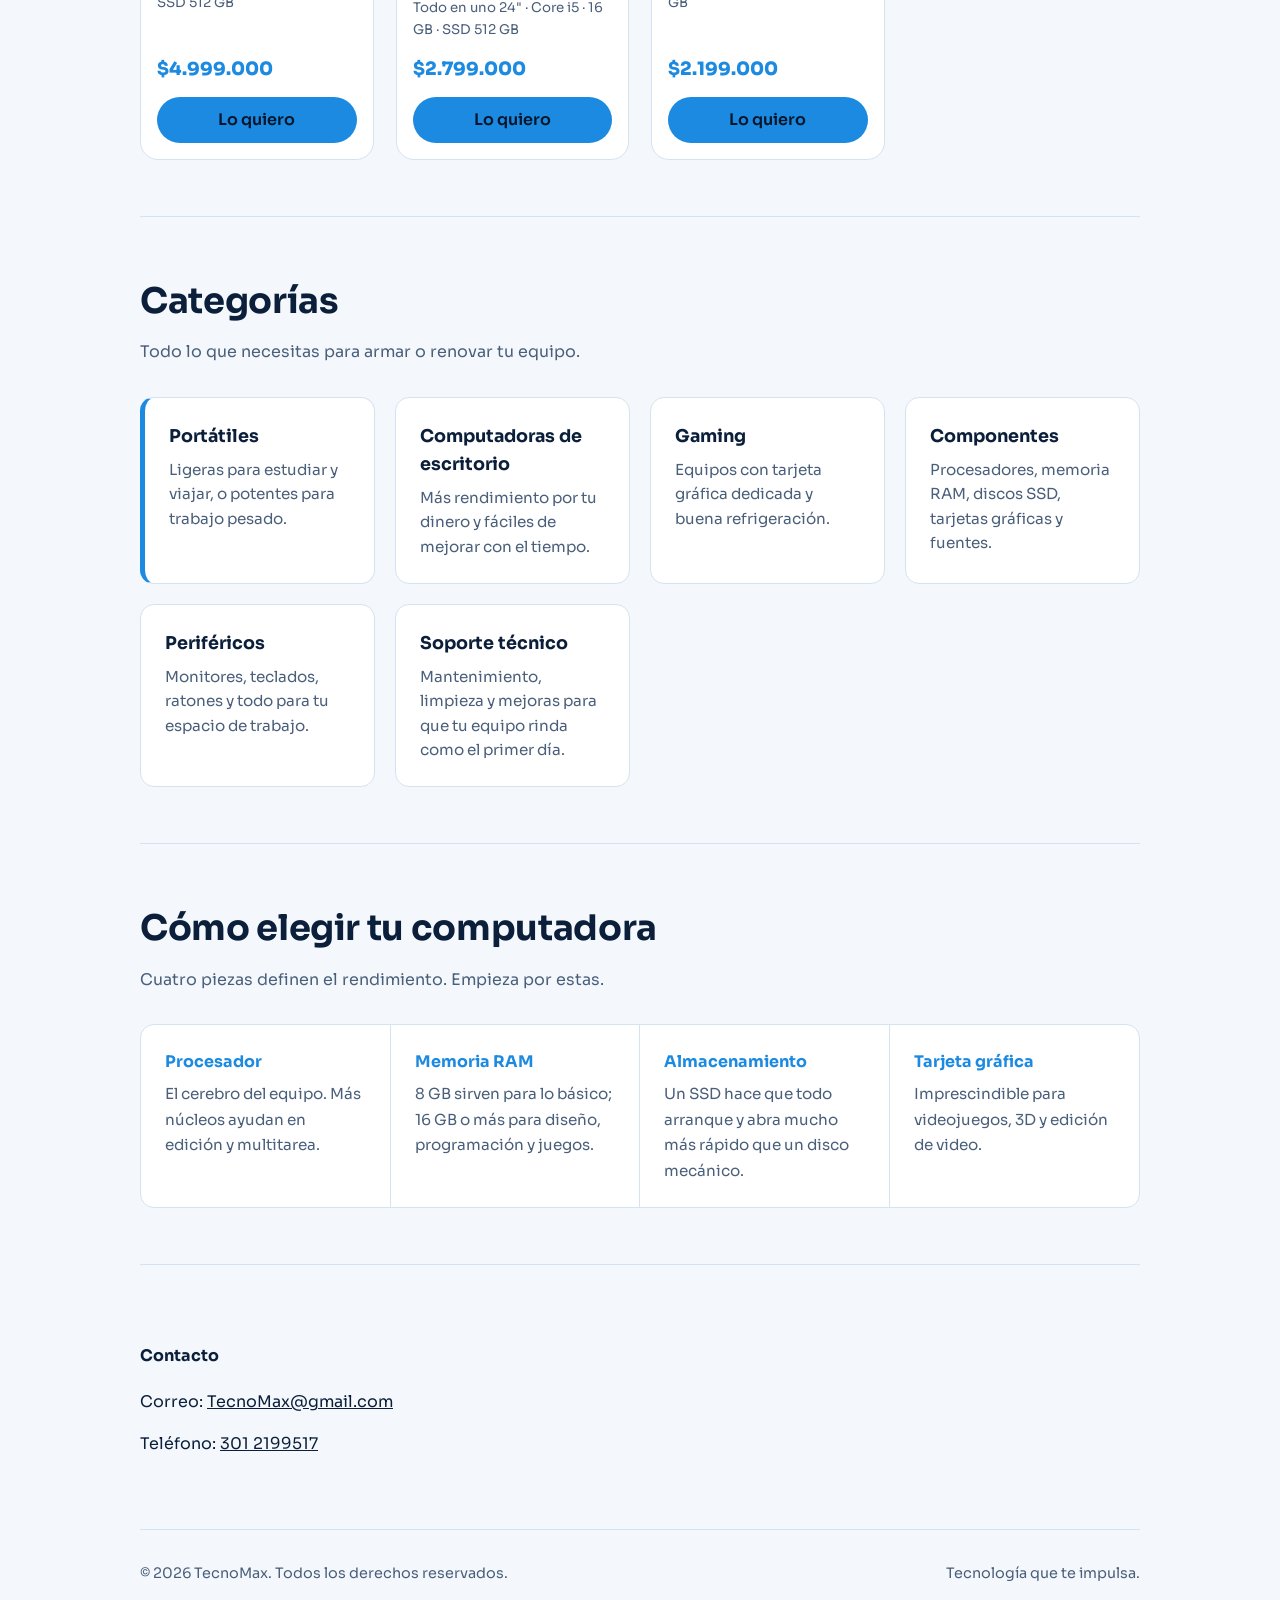
<file: Computadoras.html>
<!DOCTYPE html>
<html lang="es"><head><meta charset="utf-8">
<meta name="viewport" content="width=device-width, initial-scale=1, viewport-fit=cover">
<title>TecnoMax | Computadoras</title>
<link rel="icon" href="img/LogoTecnoMax.png">
<link rel="preconnect" href="https://fonts.googleapis.com"><link rel="preconnect" href="https://fonts.gstatic.com" crossorigin>
<link href="https://fonts.googleapis.com/css2?family=Sora:wght@400;600;800&display=swap" rel="stylesheet">
<style>
:root{--bg:#F4F8FD;--surface:#fff;--ink:#0B1F3A;--muted:#4A5F7A;--brand:#1B8AE0;--deep:#0E3F85;--line:#D5E2F2;
box-sizing:border-box;padding-top:env(safe-area-inset-top,0px);padding-bottom:env(safe-area-inset-bottom,0px)}
@media (prefers-color-scheme:dark){:root:not([data-theme="light"]){--bg:#08172B;--surface:#0F2542;--ink:#EAF2FB;--muted:#9FB4CC;--brand:#4DA8F0;--deep:#0E3F85;--line:#1D3A5F}}
:root[data-theme="dark"]{--bg:#08172B;--surface:#0F2542;--ink:#EAF2FB;--muted:#9FB4CC;--brand:#4DA8F0;--deep:#0E3F85;--line:#1D3A5F}
html{scroll-padding-top:env(safe-area-inset-top,0px);scroll-behavior:smooth}
*{box-sizing:border-box}
body{margin:0;background:var(--bg);color:var(--ink);font-family:Sora,system-ui,-apple-system,"Segoe UI",sans-serif;line-height:1.6}
a{color:inherit}
:focus-visible{outline:3px solid var(--brand);outline-offset:3px}
.wrap{max-width:1040px;margin:0 auto;padding:0 20px}
header{display:flex;align-items:center;justify-content:space-between;gap:16px;padding:18px 0;flex-wrap:wrap}
.brand{display:flex;align-items:center;gap:12px;text-decoration:none;font-weight:800;font-size:1.3rem}
.brand img{width:44px;height:44px;border-radius:50%}
nav{display:flex;gap:20px;flex-wrap:wrap}
nav a{text-decoration:none;color:var(--muted);font-size:.95rem}
nav a:hover{color:var(--brand)}
.hero{display:grid;grid-template-columns:1.2fr .8fr;gap:40px;align-items:center;padding:56px 0 72px}
h1{font-size:clamp(2.2rem,5.5vw,3.8rem);line-height:1.08;margin:0 0 20px;font-weight:800;letter-spacing:-.02em}
.hero p{color:var(--muted);max-width:52ch;margin:0 0 28px;font-size:1.05rem}
.btns{display:flex;gap:12px;flex-wrap:wrap}
.btn{display:inline-block;padding:13px 24px;border-radius:999px;font-weight:600;text-decoration:none;background:var(--brand);color:#04162B}
.btn.alt{background:transparent;color:var(--ink);border:2px solid var(--line)}
.btn:hover{filter:brightness(1.08)}
.emblem{justify-self:center;width:min(100%,340px);aspect-ratio:1;border-radius:50%;box-shadow:0 30px 60px -20px rgba(27,138,224,.55)}
.emblem img{width:100%;height:100%;display:block;border-radius:50%}
section{padding:56px 0;border-top:1px solid var(--line)}
h2{font-size:clamp(1.6rem,3.5vw,2.2rem);margin:0 0 10px;letter-spacing:-.01em}
.lead{color:var(--muted);margin:0 0 32px;max-width:60ch}
.grid{display:grid;grid-template-columns:repeat(auto-fit,minmax(220px,1fr));gap:20px}
.card{background:var(--surface);border:1px solid var(--line);border-radius:14px;padding:24px}
.card:first-child{border-left:5px solid var(--brand)}
.card h3{margin:0 0 8px;font-size:1.1rem}
.card p{margin:0;color:var(--muted);font-size:.95rem}

/* Catálogo de computadores */
.filters{display:flex;flex-wrap:wrap;gap:10px;margin-bottom:28px}
.filters button{font:inherit;padding:8px 18px;border-radius:999px;border:1.5px solid var(--line);background:var(--surface);color:var(--ink);cursor:pointer}
.filters button[aria-pressed=true]{background:var(--brand);border-color:var(--brand);color:#04162B;font-weight:600}
.products{display:grid;grid-template-columns:repeat(auto-fill,minmax(230px,1fr));gap:22px}
.pcard{background:var(--surface);border:1px solid var(--line);border-radius:18px;overflow:hidden;display:flex;flex-direction:column}
.pcard .pic{height:200px;display:flex;align-items:center;justify-content:center;overflow:hidden;background:#fff}
.pcard .pic img{width:100%;height:100%;object-fit:contain;padding:8px}
.pcard .miss{font-size:.75rem;color:#b00020;text-align:center;padding:10px}
.pcard .body{padding:16px;display:flex;flex-direction:column;gap:4px;flex:1}
.pcard small{color:var(--muted)}
.pcard h3{margin:0;font-size:1.02rem}
.pcard .price{font-weight:800;font-size:1.15rem;color:var(--brand);margin-top:auto;padding-top:10px}
.pcard .btn{text-align:center;margin-top:10px;padding:10px}

.guide{display:grid;grid-template-columns:repeat(auto-fit,minmax(240px,1fr));gap:0;border:1px solid var(--line);border-radius:14px;overflow:hidden;background:var(--surface)}
.guide div{padding:24px;border-right:1px solid var(--line)}
.guide div:last-child{border-right:0}
.guide b{display:block;margin-bottom:6px;color:var(--brand)}
.guide span{color:var(--muted);font-size:.95rem}
.cta{background:var(--deep);color:#fff;border-radius:18px;padding:40px 28px;text-align:center}
.cta h2{color:#fff}.cta p{color:#CFE3F8;margin:0 auto 24px;max-width:50ch}
footer{padding:32px 0;color:var(--muted);font-size:.9rem;border-top:1px solid var(--line);display:flex;justify-content:space-between;gap:12px;flex-wrap:wrap}
@media(max-width:760px){.hero{grid-template-columns:1fr;padding:32px 0 48px}.emblem{order:-1;width:200px}.guide div{border-right:0;border-bottom:1px solid var(--line)}.guide div:last-child{border-bottom:0}}
@media(prefers-reduced-motion:reduce){html{scroll-behavior:auto}}
</style></head>
<body>
<div class="wrap">
<header>
<a class="brand" href="#inicio"><img src="img/LogoTecnoMax.png" alt="Logo de TecnoMax">TecnoMax</a>
<nav aria-label="Principal"><a href="Celulares.html">Celulares</a><a href="Celulares.html">Consolas</a><a href="#catalogo">Catálogo</a><a href="#categorias">Categorías</a><a href="#guia">Cómo elegir</a><a href="#contacto">Contacto</a></nav>
</header>
<main id="inicio">
<div class="hero">
<div>
<h1>La computadora correcta para lo que haces.</h1>
<p>En TecnoMax encuentras portátiles, equipos de escritorio y componentes para estudiar, trabajar, diseñar o jugar. Te ayudamos a elegir sin pagar de más.</p>
<div class="btns"><a class="btn" href="#catalogo">Ver computadores</a><a class="btn alt" href="#guia">Cómo elegir</a></div>
</div>
<div class="emblem"><img src="img/LogoTecnoMax.png" alt="Emblema de TecnoMax: flecha plateada sobre círculo azul"></div>
</div>

<section id="catalogo">
<h2>Computadores destacados</h2>
<p class="lead">Filtra por tipo y elige el equipo que mejor se adapte a ti.</p>
<div class="filters" role="group" aria-label="Filtrar por categoría">
<button aria-pressed="true" data-c="todos">Todos</button>
<button aria-pressed="false" data-c="Portátiles">Portátiles</button>
<button aria-pressed="false" data-c="Escritorio">Escritorio</button>
<button aria-pressed="false" data-c="Gaming">Gaming</button>
</div>
<div class="products" id="products"></div>
</section>

<section id="categorias">
<h2>Categorías</h2>
<p class="lead">Todo lo que necesitas para armar o renovar tu equipo.</p>
<div class="grid">
<article class="card"><h3>Portátiles</h3><p>Ligeras para estudiar y viajar, o potentes para trabajo pesado.</p></article>
<article class="card"><h3>Computadoras de escritorio</h3><p>Más rendimiento por tu dinero y fáciles de mejorar con el tiempo.</p></article>
<article class="card"><h3>Gaming</h3><p>Equipos con tarjeta gráfica dedicada y buena refrigeración.</p></article>
<article class="card"><h3>Componentes</h3><p>Procesadores, memoria RAM, discos SSD, tarjetas gráficas y fuentes.</p></article>
<article class="card"><h3>Periféricos</h3><p>Monitores, teclados, ratones y todo para tu espacio de trabajo.</p></article>
<article class="card"><h3>Soporte técnico</h3><p>Mantenimiento, limpieza y mejoras para que tu equipo rinda como el primer día.</p></article>
</div>
</section>

<section id="guia">
<h2>Cómo elegir tu computadora</h2>
<p class="lead">Cuatro piezas definen el rendimiento. Empieza por estas.</p>
<div class="guide">
<div><b>Procesador</b><span>El cerebro del equipo. Más núcleos ayudan en edición y multitarea.</span></div>
<div><b>Memoria RAM</b><span>8 GB sirven para lo básico; 16 GB o más para diseño, programación y juegos.</span></div>
<div><b>Almacenamiento</b><span>Un SSD hace que todo arranque y abra mucho más rápido que un disco mecánico.</span></div>
<div><b>Tarjeta gráfica</b><span>Imprescindible para videojuegos, 3D y edición de video.</span></div>
</div>
</section>

<section id="contacto">
<div class="footer-contacto" id="contacto">
      <h4>Contacto</h4>
      <p>Correo: <a href="mailto:TecnoMax@gmail.com">TecnoMax@gmail.com</a></p>
      <p>Teléfono: <a href="tel:+573012199517">301 2199517</a></p>
    </div>
</section>
</main>
<footer><span>© 2026 TecnoMax. Todos los derechos reservados.</span><span>Tecnología que te impulsa.</span></footer>
</div>

<script>
// Cambia nombres, specs y precios por los reales.
// Las fotos van en la carpeta img/ y el campo "img" es el nombre del archivo SIN extensión.
const items=[
{n:"HP Pavilion 15",c:"Portátiles",s:"Core i5 · 16 GB RAM · SSD 512 GB",p:2499000,img:"HP Pavilion 15.avif"},
{n:"Lenovo IdeaPad Slim 3",c:"Portátiles",s:"Ryzen 5 · 8 GB RAM · SSD 512 GB",p:1899000,img:"Lenovo IdeaPad Slim 3.avif"},
{n:"MacBook Air M2",c:"Portátiles",s:"Chip M2 · 8 GB RAM · SSD 256 GB",p:4599000,img:"MacBook Air M2.webp"},
{n:"ASUS TUF Gaming F15",c:"Gaming",s:"Core i5 · RTX 4050 · 16 GB · SSD 512 GB",p:4299000,img:"ASUS TUF Gaming F15.png"},
{n:"Acer Nitro V 15",c:"Gaming",s:"Ryzen 7 · RTX 4060 · 16 GB · SSD 512 GB",p:4999000,img:"Acer Nitro V 15.webp"},
{n:"Lenovo IdeaCentre AIO 3",c:"Escritorio",s:"Todo en uno 24\" · Core i5 · 16 GB · SSD 512 GB",p:2799000,img:"Lenovo IdeaCentre AIO 3.webp"},
{n:"PC TecnoMax Oficina",c:"Escritorio",s:"Core i5 · 16 GB RAM · SSD 512 GB",p:2199000,img:"PC TecnoMax Oficina.jpg"},
];

function showMissingImage(el){
  const d=document.createElement('div');
  d.className='miss';
  d.textContent='No se encontró: img/'+el.dataset.file;
  el.replaceWith(d);
}

const g=document.getElementById('products'),f=n=>'$'+n.toLocaleString('es-CO');

function draw(c){
  g.innerHTML=items.filter(i=>c==='todos'||i.c===c).map(i=>`
    <article class="pcard">
      <div class="pic">
        <img src="img/${encodeURIComponent(i.img).replace(/%2F/g,'/')}" data-file="${i.img}" alt="${i.n}" onerror="showMissingImage(this)">
      </div>
      <div class="body">
        <small>${i.c}</small>
        <h3>${i.n}</h3>
        <small>${i.s}</small>
        <div class="price">${f(i.p)}</div>
        <a class="btn" href="#contacto">Lo quiero</a>
      </div>
    </article>`).join('');
}

document.querySelectorAll('.filters button').forEach(x=>x.onclick=()=>{
  document.querySelectorAll('.filters button').forEach(y=>y.setAttribute('aria-pressed',y===x));
  draw(x.dataset.c);
});
draw('todos');
</script>
</body></html>
</file>
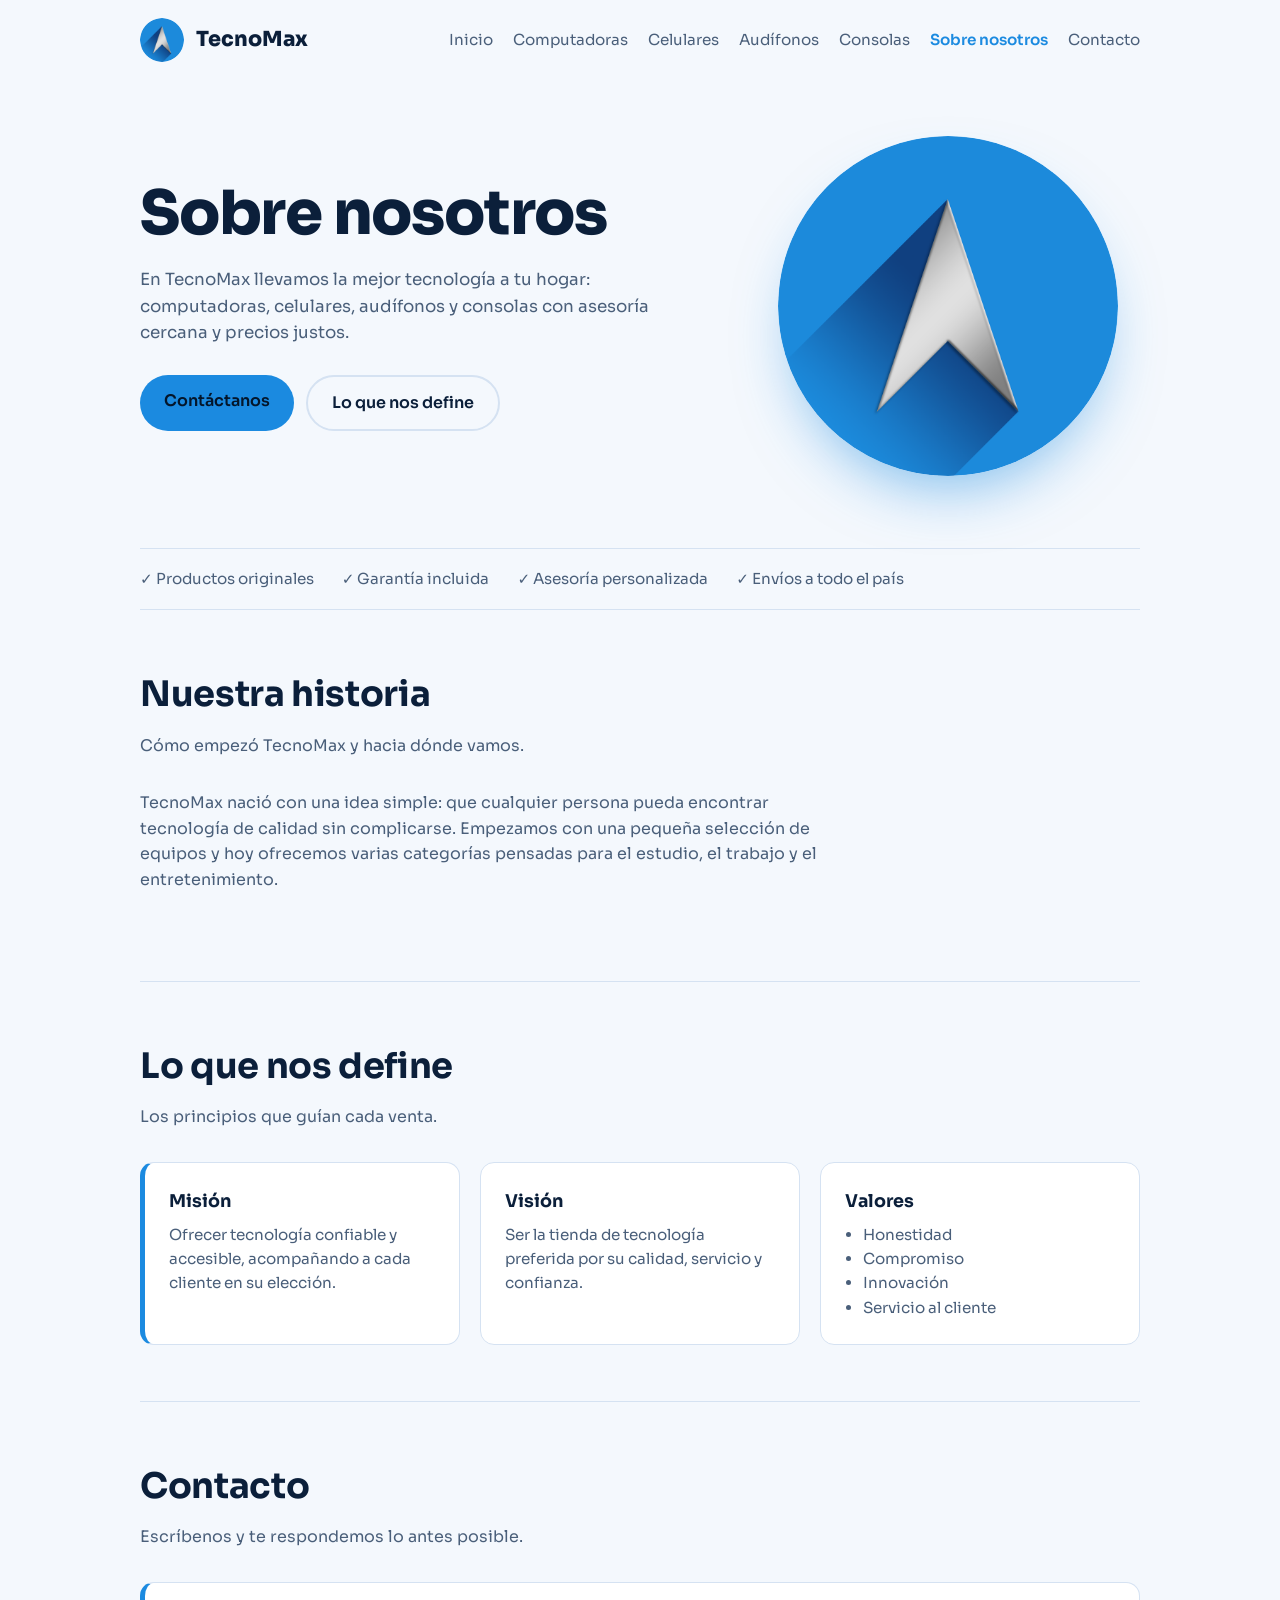
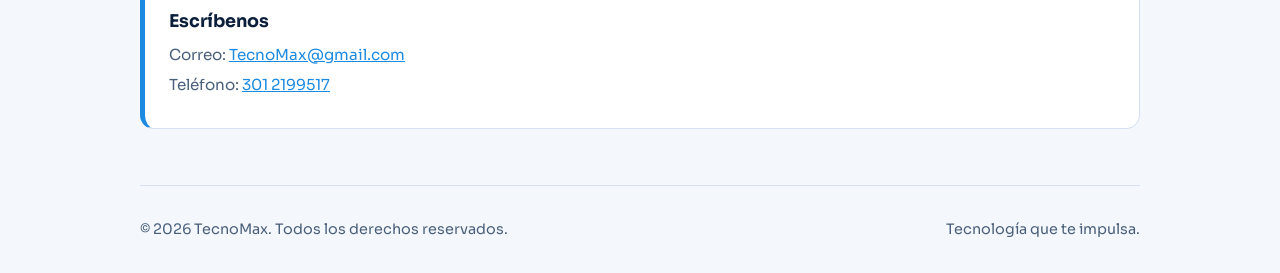
<file: sobrenosotros.html>
<!DOCTYPE html>
<html lang="es"><head><meta charset="utf-8">
<meta name="viewport" content="width=device-width, initial-scale=1, viewport-fit=cover">
<title>TecnoMax | Sobre nosotros</title>
<link rel="icon" href="img/LogoTecnoMax.png">
<link rel="preconnect" href="https://fonts.googleapis.com"><link rel="preconnect" href="https://fonts.gstatic.com" crossorigin>
<link href="https://fonts.googleapis.com/css2?family=Sora:wght@400;600;800&display=swap" rel="stylesheet">
<link rel="stylesheet" href="css/tecnomax.css">
</head>
<body>
<div class="wrap">
<header>
<a class="brand" href="index.html"><img src="img/LogoTecnoMax.png" alt="Logo de TecnoMax">TecnoMax</a>
<nav aria-label="Principal"><a href="index.html">Inicio</a><a href="Computadoras.html">Computadoras</a><a href="Celulares.html">Celulares</a><a href="audifonos.html">Audífonos</a><a href="Consolas.html">Consolas</a><a href="sobrenosotros.html" aria-current="page">Sobre nosotros</a><a href="#contacto">Contacto</a></nav>
</header>
<main>
<div class="hero">
<div>
<h1>Sobre nosotros</h1>
<p>En TecnoMax llevamos la mejor tecnología a tu hogar: computadoras, celulares, audífonos y consolas con asesoría cercana y precios justos.</p>
<div class="btns"><a class="btn" href="#contacto">Contáctanos</a><a class="btn alt" href="#valores">Lo que nos define</a></div>
</div>
<div class="emblem"><img src="img/LogoTecnoMax.png" alt="Emblema de TecnoMax: flecha plateada sobre círculo azul"></div>
</div>

<div class="strip"><span>✓ Productos originales</span><span>✓ Garantía incluida</span><span>✓ Asesoría personalizada</span><span>✓ Envíos a todo el país</span></div>

<section id="historia">
<h2>Nuestra historia</h2>
<p class="lead">Cómo empezó TecnoMax y hacia dónde vamos.</p>
<p class="lead">TecnoMax nació con una idea simple: que cualquier persona pueda encontrar tecnología de calidad sin complicarse. Empezamos con una pequeña selección de equipos y hoy ofrecemos varias categorías pensadas para el estudio, el trabajo y el entretenimiento.</p>
</section>

<section id="valores">
<h2>Lo que nos define</h2>
<p class="lead">Los principios que guían cada venta.</p>
<div class="grid">
<article class="card"><h3>Misión</h3><p>Ofrecer tecnología confiable y accesible, acompañando a cada cliente en su elección.</p></article>
<article class="card"><h3>Visión</h3><p>Ser la tienda de tecnología preferida por su calidad, servicio y confianza.</p></article>
<article class="card"><h3>Valores</h3><ul><li>Honestidad</li><li>Compromiso</li><li>Innovación</li><li>Servicio al cliente</li></ul></article>
</div>
</section>

<section id="contacto">
<h2>Contacto</h2>
<p class="lead">Escríbenos y te respondemos lo antes posible.</p>
<div class="grid">
<article class="card"><h3>Escríbenos</h3>
<p>Correo: <a href="mailto:TecnoMax@gmail.com">TecnoMax@gmail.com</a></p>
<p>Teléfono: <a href="tel:+573012199517">301 2199517</a></p></article>
</div>
</section>
</main>
<footer><span>© 2026 TecnoMax. Todos los derechos reservados.</span><span>Tecnología que te impulsa.</span></footer>
</div>
</body></html>
</file>
<file: css/tecnomax.css>
:root{--bg:#F4F8FD;--surface:#fff;--ink:#0B1F3A;--muted:#4A5F7A;--brand:#1B8AE0;--deep:#0E3F85;--line:#D5E2F2;
box-sizing:border-box;padding-top:env(safe-area-inset-top,0px);padding-bottom:env(safe-area-inset-bottom,0px)}
@media (prefers-color-scheme:dark){:root:not([data-theme="light"]){--bg:#08172B;--surface:#0F2542;--ink:#EAF2FB;--muted:#9FB4CC;--brand:#4DA8F0;--deep:#0E3F85;--line:#1D3A5F}}
:root[data-theme="dark"]{--bg:#08172B;--surface:#0F2542;--ink:#EAF2FB;--muted:#9FB4CC;--brand:#4DA8F0;--deep:#0E3F85;--line:#1D3A5F}
html{scroll-padding-top:env(safe-area-inset-top,0px);scroll-behavior:smooth}
*{box-sizing:border-box}
body{margin:0;background:var(--bg);color:var(--ink);font-family:Sora,system-ui,-apple-system,"Segoe UI",sans-serif;line-height:1.6}
a{color:inherit}
:focus-visible{outline:3px solid var(--brand);outline-offset:3px}
.wrap{max-width:1040px;margin:0 auto;padding:0 20px}
header{display:flex;align-items:center;justify-content:space-between;gap:16px;padding:18px 0;flex-wrap:wrap}
.brand{display:flex;align-items:center;gap:12px;text-decoration:none;font-weight:800;font-size:1.3rem}
.brand img{width:44px;height:44px;border-radius:50%}
nav{display:flex;gap:20px;flex-wrap:wrap}
nav a{text-decoration:none;color:var(--muted);font-size:.95rem}
nav a:hover,nav a[aria-current=page]{color:var(--brand)}
nav a[aria-current=page]{font-weight:600}
.hero{display:grid;grid-template-columns:1.2fr .8fr;gap:40px;align-items:center;padding:56px 0 72px}
h1{font-size:clamp(2.2rem,5.5vw,3.8rem);line-height:1.08;margin:0 0 20px;font-weight:800;letter-spacing:-.02em}
.hero p{color:var(--muted);max-width:52ch;margin:0 0 28px;font-size:1.05rem}
.btns{display:flex;gap:12px;flex-wrap:wrap}
.btn{display:inline-block;padding:13px 24px;border-radius:999px;font-weight:600;text-decoration:none;background:var(--brand);color:#04162B}
.btn.alt{background:transparent;color:var(--ink);border:2px solid var(--line)}
.btn:hover{filter:brightness(1.08)}
.emblem{justify-self:center;width:min(100%,340px);aspect-ratio:1;border-radius:50%;box-shadow:0 30px 60px -20px rgba(27,138,224,.55)}
.emblem img{width:100%;height:100%;display:block;border-radius:50%}
section{padding:56px 0;border-top:1px solid var(--line)}
h2{font-size:clamp(1.6rem,3.5vw,2.2rem);margin:0 0 10px;letter-spacing:-.01em}
.lead{color:var(--muted);margin:0 0 32px;max-width:60ch}
.grid{display:grid;grid-template-columns:repeat(auto-fit,minmax(220px,1fr));gap:20px}
.card{background:var(--surface);border:1px solid var(--line);border-radius:14px;padding:24px}
.card:first-child{border-left:5px solid var(--brand)}
.card h3{margin:0 0 8px;font-size:1.1rem}
.card p{margin:0 0 6px;color:var(--muted);font-size:.95rem}
.card ul{margin:0;padding-left:18px;color:var(--muted);font-size:.95rem}
.card a{color:var(--brand)}
.strip{display:flex;flex-wrap:wrap;gap:8px 28px;padding:18px 0;border-top:1px solid var(--line);color:var(--muted);font-size:.95rem}

/* Catálogo */
.filters{display:flex;flex-wrap:wrap;gap:10px;margin-bottom:28px}
.filters button{font:inherit;padding:8px 18px;border-radius:999px;border:1.5px solid var(--line);background:var(--surface);color:var(--ink);cursor:pointer}
.filters button[aria-pressed=true]{background:var(--brand);border-color:var(--brand);color:#04162B;font-weight:600}
.products{display:grid;grid-template-columns:repeat(auto-fill,minmax(230px,1fr));gap:22px}
.pcard{background:var(--surface);border:1px solid var(--line);border-radius:18px;overflow:hidden;display:flex;flex-direction:column}
.pcard .pic{height:200px;display:flex;align-items:center;justify-content:center;overflow:hidden;background:#fff}
.pcard .pic img{width:100%;height:100%;object-fit:contain;padding:8px}
.pcard .miss{font-size:.75rem;color:#b00020;text-align:center;padding:10px}
.pcard .body{padding:16px;display:flex;flex-direction:column;gap:4px;flex:1}
.pcard small{color:var(--muted)}
.pcard h3{margin:0;font-size:1.02rem}
.pcard .price{font-weight:800;font-size:1.15rem;color:var(--brand);margin-top:auto;padding-top:10px}
.pcard .old{color:var(--muted);text-decoration:line-through;font-size:.9rem;padding-top:6px}
.pcard .old+.price{margin-top:0;padding-top:0}
.pcard .btn{text-align:center;margin-top:10px;padding:10px}

.guide{display:grid;grid-template-columns:repeat(auto-fit,minmax(240px,1fr));gap:0;border:1px solid var(--line);border-radius:14px;overflow:hidden;background:var(--surface)}
.guide div{padding:24px;border-right:1px solid var(--line)}
.guide div:last-child{border-right:0}
.guide b{display:block;margin-bottom:6px;color:var(--brand)}
.guide span{color:var(--muted);font-size:.95rem}
footer{padding:32px 0;color:var(--muted);font-size:.9rem;border-top:1px solid var(--line);display:flex;justify-content:space-between;gap:12px;flex-wrap:wrap}
@media(max-width:760px){.hero{grid-template-columns:1fr;padding:32px 0 48px}.emblem{order:-1;width:200px}.guide div{border-right:0;border-bottom:1px solid var(--line)}.guide div:last-child{border-bottom:0}}
@media(prefers-reduced-motion:reduce){html{scroll-behavior:auto}}
</file>
